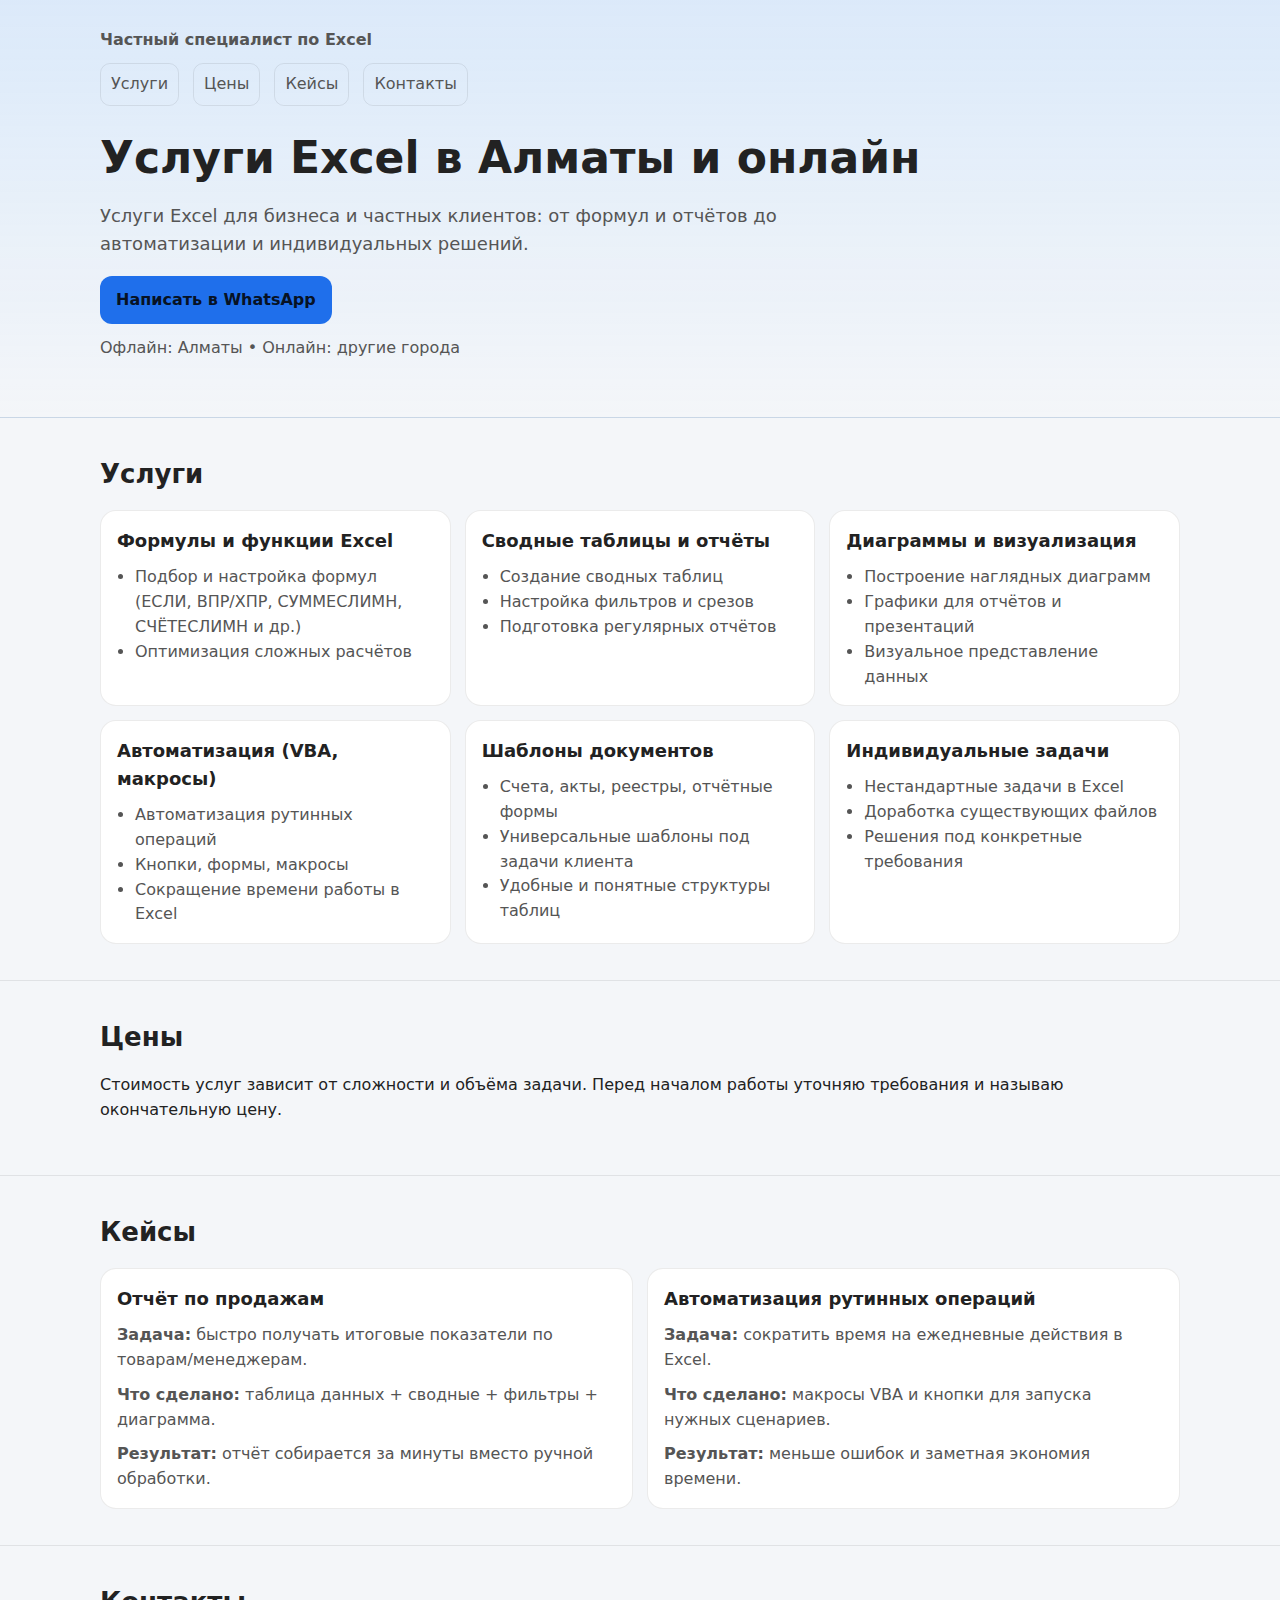
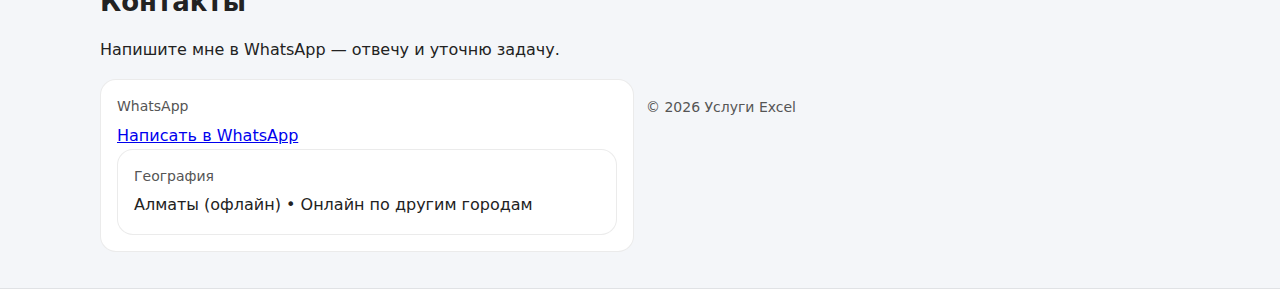
<file: Index.html>
<!doctype html>
<html lang="ru">
<head>
  <meta charset="utf-8" />
  <meta name="viewport" content="width=device-width, initial-scale=1" />
  <title>Услуги Excel в Алматы и онлайн</title>
  <meta name="description" content="Услуги Excel для бизнеса и частных клиентов: от формул и отчётов до автоматизации и индивидуальных решений." />
  <link rel="stylesheet" href="style.css" />
</head>

<body>
  <header class="header">
    <div class="container">
      <div class="brand">Частный специалист по Excel</div>

      <nav class="nav">
        <a href="#services">Услуги</a>
        <a href="#prices">Цены</a>
        <a href="#cases">Кейсы</a>
        <a href="#contacts">Контакты</a>
      </nav>

      <h1>Услуги Excel в Алматы и онлайн</h1>
      <p class="lead">
        Услуги Excel для бизнеса и частных клиентов: от формул и отчётов до автоматизации и индивидуальных решений.
      </p>

      <!-- ВАЖНО: позже вставим твою ссылку WhatsApp -->
      <a class="btn" href="https://wa.me/77088489452" target="_blank">Написать в WhatsApp</a>

      <p class="meta">
        Офлайн: Алматы • Онлайн: другие города
      </p>
    </div>
  </header>

  <main>
    <section id="services" class="section">
      <div class="container">
        <h2>Услуги</h2>

        <div class="grid">
          <article class="card">
            <h3>Формулы и функции Excel</h3>
            <ul>
              <li>Подбор и настройка формул (ЕСЛИ, ВПР/ХПР, СУММЕСЛИМН, СЧЁТЕСЛИМН и др.)</li>
              <li>Оптимизация сложных расчётов</li>
            </ul>
          </article>

          <article class="card">
            <h3>Сводные таблицы и отчёты</h3>
            <ul>
              <li>Создание сводных таблиц</li>
              <li>Настройка фильтров и срезов</li>
              <li>Подготовка регулярных отчётов</li>
            </ul>
          </article>

          <article class="card">
            <h3>Диаграммы и визуализация</h3>
            <ul>
              <li>Построение наглядных диаграмм</li>
              <li>Графики для отчётов и презентаций</li>
              <li>Визуальное представление данных</li>
            </ul>
          </article>

          <article class="card">
            <h3>Автоматизация (VBA, макросы)</h3>
            <ul>
              <li>Автоматизация рутинных операций</li>
              <li>Кнопки, формы, макросы</li>
              <li>Сокращение времени работы в Excel</li>
            </ul>
          </article>

          <article class="card">
            <h3>Шаблоны документов</h3>
            <ul>
              <li>Счета, акты, реестры, отчётные формы</li>
              <li>Универсальные шаблоны под задачи клиента</li>
              <li>Удобные и понятные структуры таблиц</li>
            </ul>
          </article>

          <article class="card">
            <h3>Индивидуальные задачи</h3>
            <ul>
              <li>Нестандартные задачи в Excel</li>
              <li>Доработка существующих файлов</li>
              <li>Решения под конкретные требования</li>
            </ul>
          </article>
        </div>
      </div>
    </section>

    <section id="prices" class="section alt">
      <div class="container">
        <h2>Цены</h2>
        <p>
          Стоимость услуг зависит от сложности и объёма задачи.
          Перед началом работы уточняю требования и называю окончательную цену.
        </p>
      </div>
    </section>

    <section id="cases" class="section">
      <div class="container">
        <h2>Кейсы</h2>

        <div class="grid">
          <article class="card">
            <h3>Отчёт по продажам</h3>
            <p><strong>Задача:</strong> быстро получать итоговые показатели по товарам/менеджерам.</p>
            <p><strong>Что сделано:</strong> таблица данных + сводные + фильтры + диаграмма.</p>
            <p><strong>Результат:</strong> отчёт собирается за минуты вместо ручной обработки.</p>
          </article>

          <article class="card">
            <h3>Автоматизация рутинных операций</h3>
            <p><strong>Задача:</strong> сократить время на ежедневные действия в Excel.</p>
            <p><strong>Что сделано:</strong> макросы VBA и кнопки для запуска нужных сценариев.</p>
            <p><strong>Результат:</strong> меньше ошибок и заметная экономия времени.</p>
          </article>
        </div>
      </div>
    </section>

    <section id="contacts" class="section alt">
      <div class="container">
        <h2>Контакты</h2>
        <p>Напишите мне в WhatsApp — отвечу и уточню задачу.</p>

        <!-- ВАЖНО: позже вставим твою ссылку WhatsApp и номер -->
        <div class="contacts">
          <div class="contact-card">
            <div class="label">WhatsApp</div>
            <div class="value">
  		<a href="https://wa.me/77088489452" target="_blank">Написать в WhatsApp</a>
		
          </div>

          <div class="contact-card">
            <div class="label">География</div>
            <div class="value">Алматы (офлайн) • Онлайн по другим городам</div>
          </div>
        </div>

        <p class="footer-note">© <span id="year"></span> Услуги Excel</p>
      </div>
    </section>
  </main>

  <script>
    document.getElementById("year").textContent = new Date().getFullYear();
  </script>
</body>
</html>
</file>
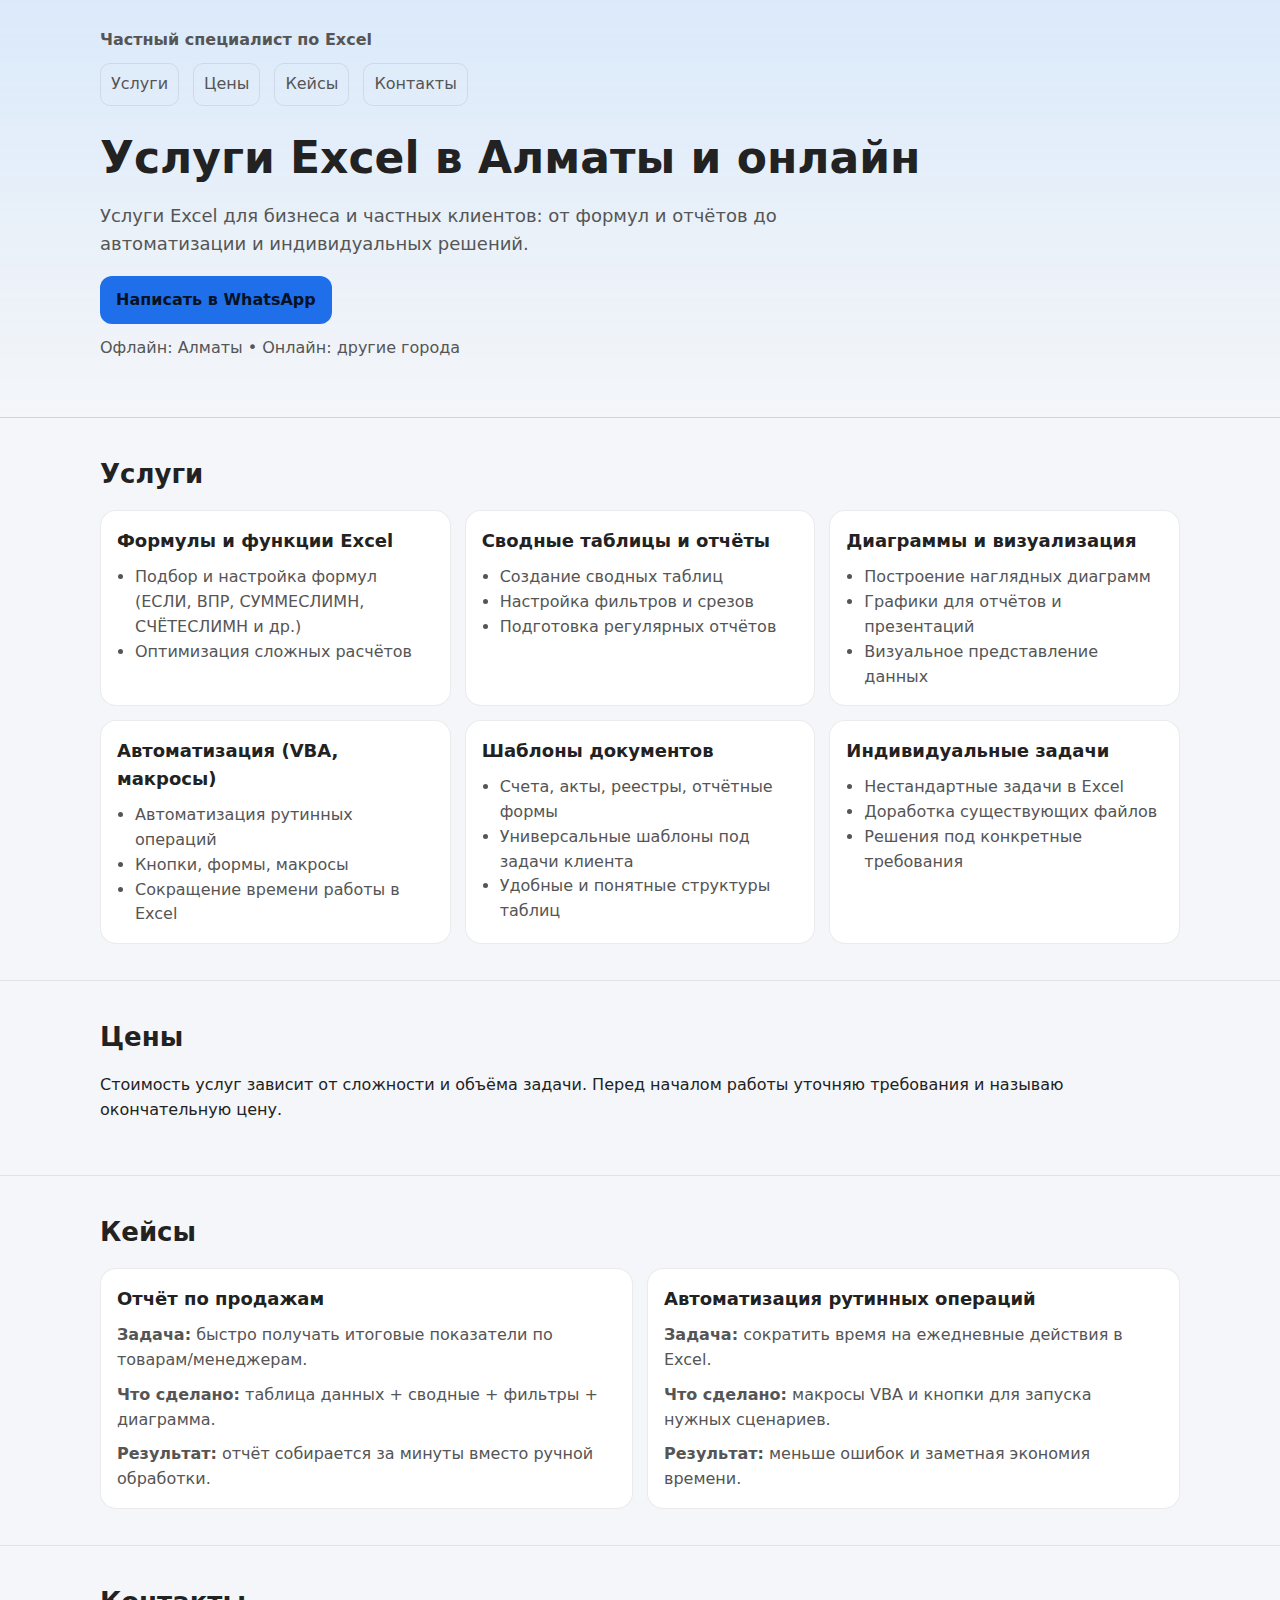
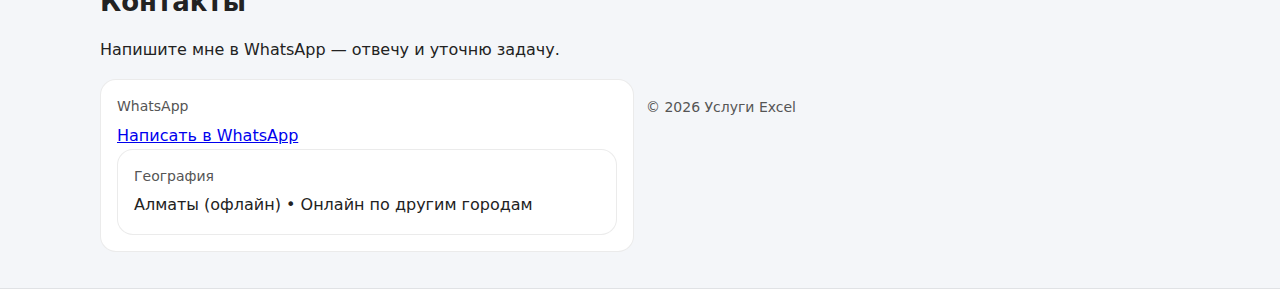
<file: index.html>
<!doctype html>
<html lang="ru">
<head>
  <meta charset="utf-8" />
  <meta name="viewport" content="width=device-width, initial-scale=1" />
  <title>Услуги Excel в Алматы и онлайн</title>
  <meta name="description" content="Услуги Excel для бизнеса и частных клиентов: от формул и отчётов до автоматизации и индивидуальных решений." />
  <link rel="stylesheet" href="style.css" />
</head>

<body>
  <header class="header">
    <div class="container">
      <div class="brand">Частный специалист по Excel</div> 


      <nav class="nav">
        <a href="#services">Услуги</a>
        <a href="#prices">Цены</a>
        <a href="#cases">Кейсы</a>
        <a href="#contacts">Контакты</a>
      </nav> 

      <h1>Услуги Excel в Алматы и онлайн</h1>
      <p class="lead">
        Услуги Excel для бизнеса и частных клиентов: от формул и отчётов до автоматизации и индивидуальных решений.
      </p>

      <!-- ВАЖНО: позже вставим твою ссылку WhatsApp -->
      <a class="btn" href="https://wa.me/77088489452" target="_blank">Написать в WhatsApp</a>

      <p class="meta">
        Офлайн: Алматы • Онлайн: другие города
      </p>
    </div>
  </header>

  <main>
    <section id="services" class="section">
      <div class="container">
        <h2>Услуги</h2>

        <div class="grid">
          <article class="card">
            <h3>Формулы и функции Excel</h3>
            <ul>
              <li>Подбор и настройка формул (ЕСЛИ, ВПР, СУММЕСЛИМН, СЧЁТЕСЛИМН и др.)</li>
              <li>Оптимизация сложных расчётов</li>
            </ul>
          </article>

          <article class="card">
            <h3>Сводные таблицы и отчёты</h3>
            <ul>
              <li>Создание сводных таблиц</li>
              <li>Настройка фильтров и срезов</li>
              <li>Подготовка регулярных отчётов</li>
            </ul>
          </article>

          <article class="card">
            <h3>Диаграммы и визуализация</h3>
            <ul>
              <li>Построение наглядных диаграмм</li>
              <li>Графики для отчётов и презентаций</li>
              <li>Визуальное представление данных</li>
            </ul>
          </article>

          <article class="card">
            <h3>Автоматизация (VBA, макросы)</h3>
            <ul>
              <li>Автоматизация рутинных операций</li>
              <li>Кнопки, формы, макросы</li>
              <li>Сокращение времени работы в Excel</li>
            </ul>
          </article>

          <article class="card">
            <h3>Шаблоны документов</h3>
            <ul>
              <li>Счета, акты, реестры, отчётные формы</li>
              <li>Универсальные шаблоны под задачи клиента</li>
              <li>Удобные и понятные структуры таблиц</li>
            </ul>
          </article>

          <article class="card">
            <h3>Индивидуальные задачи</h3>
            <ul>
              <li>Нестандартные задачи в Excel</li>
              <li>Доработка существующих файлов</li>
              <li>Решения под конкретные требования</li>
            </ul>
          </article>
        </div>
      </div>
    </section>

    <section id="prices" class="section alt">
      <div class="container">
        <h2>Цены</h2>
        <p>
          Стоимость услуг зависит от сложности и объёма задачи.
          Перед началом работы уточняю требования и называю окончательную цену.
        </p>
      </div>
    </section>

    <section id="cases" class="section">
      <div class="container">
        <h2>Кейсы</h2>

        <div class="grid">
          <article class="card">
            <h3>Отчёт по продажам</h3>
            <p><strong>Задача:</strong> быстро получать итоговые показатели по товарам/менеджерам.</p>
            <p><strong>Что сделано:</strong> таблица данных + сводные + фильтры + диаграмма.</p>
            <p><strong>Результат:</strong> отчёт собирается за минуты вместо ручной обработки.</p>
          </article>

          <article class="card">
            <h3>Автоматизация рутинных операций</h3>
            <p><strong>Задача:</strong> сократить время на ежедневные действия в Excel.</p>
            <p><strong>Что сделано:</strong> макросы VBA и кнопки для запуска нужных сценариев.</p>
            <p><strong>Результат:</strong> меньше ошибок и заметная экономия времени.</p>
          </article>
        </div>
      </div>
    </section>

    <section id="contacts" class="section alt">
      <div class="container">
        <h2>Контакты</h2>
        <p>Напишите мне в WhatsApp — отвечу и уточню задачу.</p>

        <!-- ВАЖНО: позже вставим твою ссылку WhatsApp и номер -->
        <div class="contacts">
          <div class="contact-card">
            <div class="label">WhatsApp</div>
            <div class="value">
  		<a href="https://wa.me/77088489452" target="_blank">Написать в WhatsApp</a>
		
          </div>

          <div class="contact-card">
            <div class="label">География</div>
            <div class="value">Алматы (офлайн) • Онлайн по другим городам</div>
          </div>
        </div>

        <p class="footer-note">© <span id="year"></span> Услуги Excel</p>
      </div>
    </section>
  </main>

  <script>
    document.getElementById("year").textContent = new Date().getFullYear();
  </script>
</body>
</html>
</file>
<file: style.css>
:root {
  --bg: #f4f6f9;
  --card: #ffffff;
  --text: #222222;
  --muted: #555555;
  --accent: #1f6feb;
  --border: rgba(0,0,0,.08);
}

* { box-sizing: border-box; }
html, body { margin: 0; padding: 0; }
body {
  font-family: system-ui, -apple-system, Segoe UI, Roboto, Arial, sans-serif;
  background: var(--bg);
  color: var(--text);
  line-height: 1.55;
}

.container {
  width: min(1080px, calc(100% - 32px));
  margin: 0 auto;
}

.header {
  padding: 28px 0 40px;
  border-bottom: 1px solid var(--border);
  background: linear-gradient(180deg, rgba(77,163,255,.15), rgba(0,0,0,0));
}

.brand {
  font-weight: 600;
  color: var(--muted);
  margin-bottom: 10px;
}

.nav {
  display: flex;
  gap: 14px;
  flex-wrap: wrap;
  margin-bottom: 18px;
}
.nav a {
  color: var(--muted);
  text-decoration: none;
  padding: 8px 10px;
  border: 1px solid var(--border);
  border-radius: 10px;
}
.nav a:hover { border-color: rgba(255,255,255,.25); }

h1 {
  font-size: clamp(28px, 4vw, 44px);
  margin: 10px 0 10px;
}

.lead {
  font-size: 18px;
  color: var(--muted);
  max-width: 780px;
  margin: 0 0 18px;
}

.btn {
  display: inline-block;
  padding: 12px 16px;
  border-radius: 12px;
  background: var(--accent);
  color: #071224;
  text-decoration: none;
  font-weight: 700;
}

.meta {
  margin-top: 12px;
  color: var(--muted);
}

.section {
  padding: 36px 0;
}

.section.alt {
  background: rgba(255,255,255,.03);
  border-top: 1px solid var(--border);
  border-bottom: 1px solid var(--border);
}

h2 {
  font-size: 26px;
  margin: 0 0 16px;
}

.grid {
  display: grid;
  gap: 14px;
  grid-template-columns: repeat(auto-fit, minmax(260px, 1fr));
}

.card {
  background: var(--card);
  border: 1px solid var(--border);
  border-radius: 16px;
  padding: 16px;
}

.card h3 {
  margin: 0 0 10px;
  font-size: 18px;
}

.card ul {
  margin: 0;
  padding-left: 18px;
  color: var(--muted);
}

.card p {
  margin: 10px 0 0;
  color: var(--muted);
}

.contacts {
  display: grid;
  gap: 12px;
  grid-template-columns: repeat(auto-fit, minmax(260px, 1fr));
  margin-top: 16px;
}

.contact-card {
  background: var(--card);
  border: 1px solid var(--border);
  border-radius: 16px;
  padding: 16px;
}

.label { color: var(--muted); font-size: 14px; }
.value { font-size: 16px; margin-top: 6px; }

.footer-note {
  margin-top: 18px;
  color: var(--muted);
  font-size: 14px;
}
</file>
